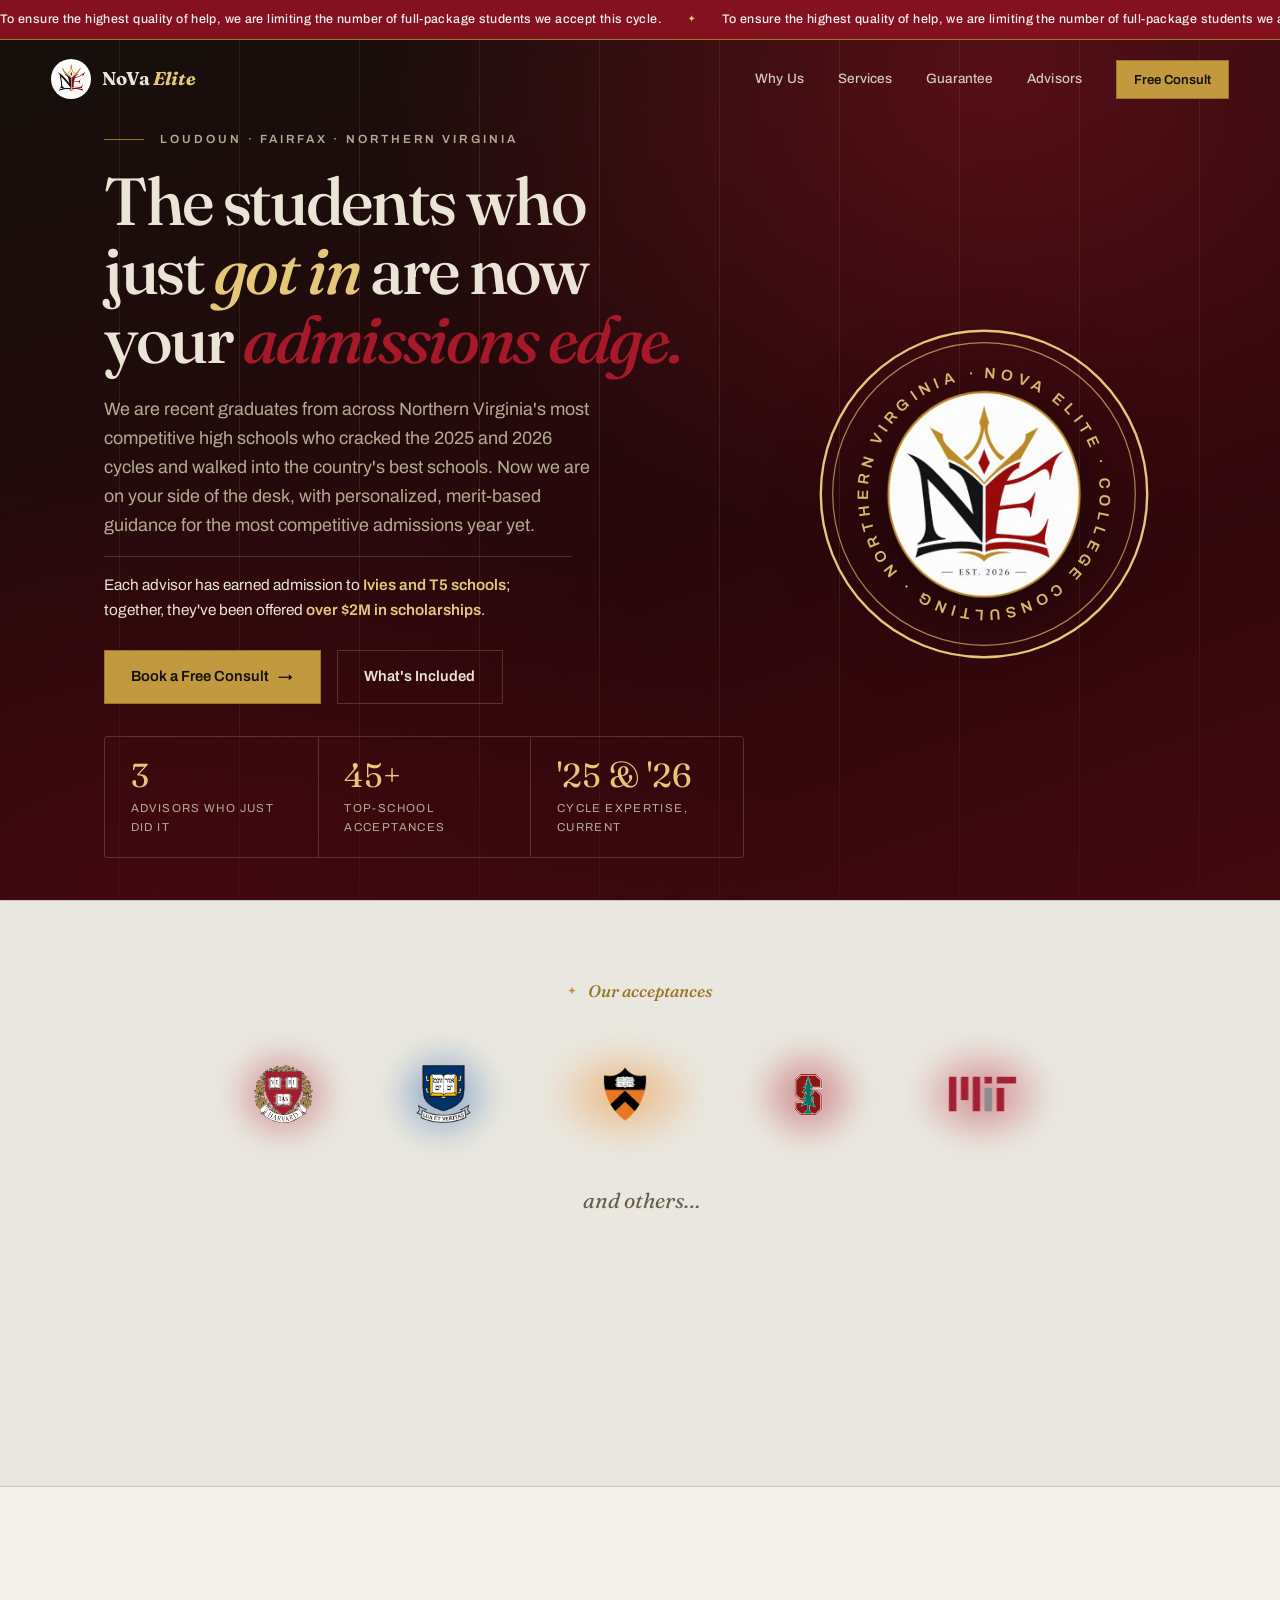
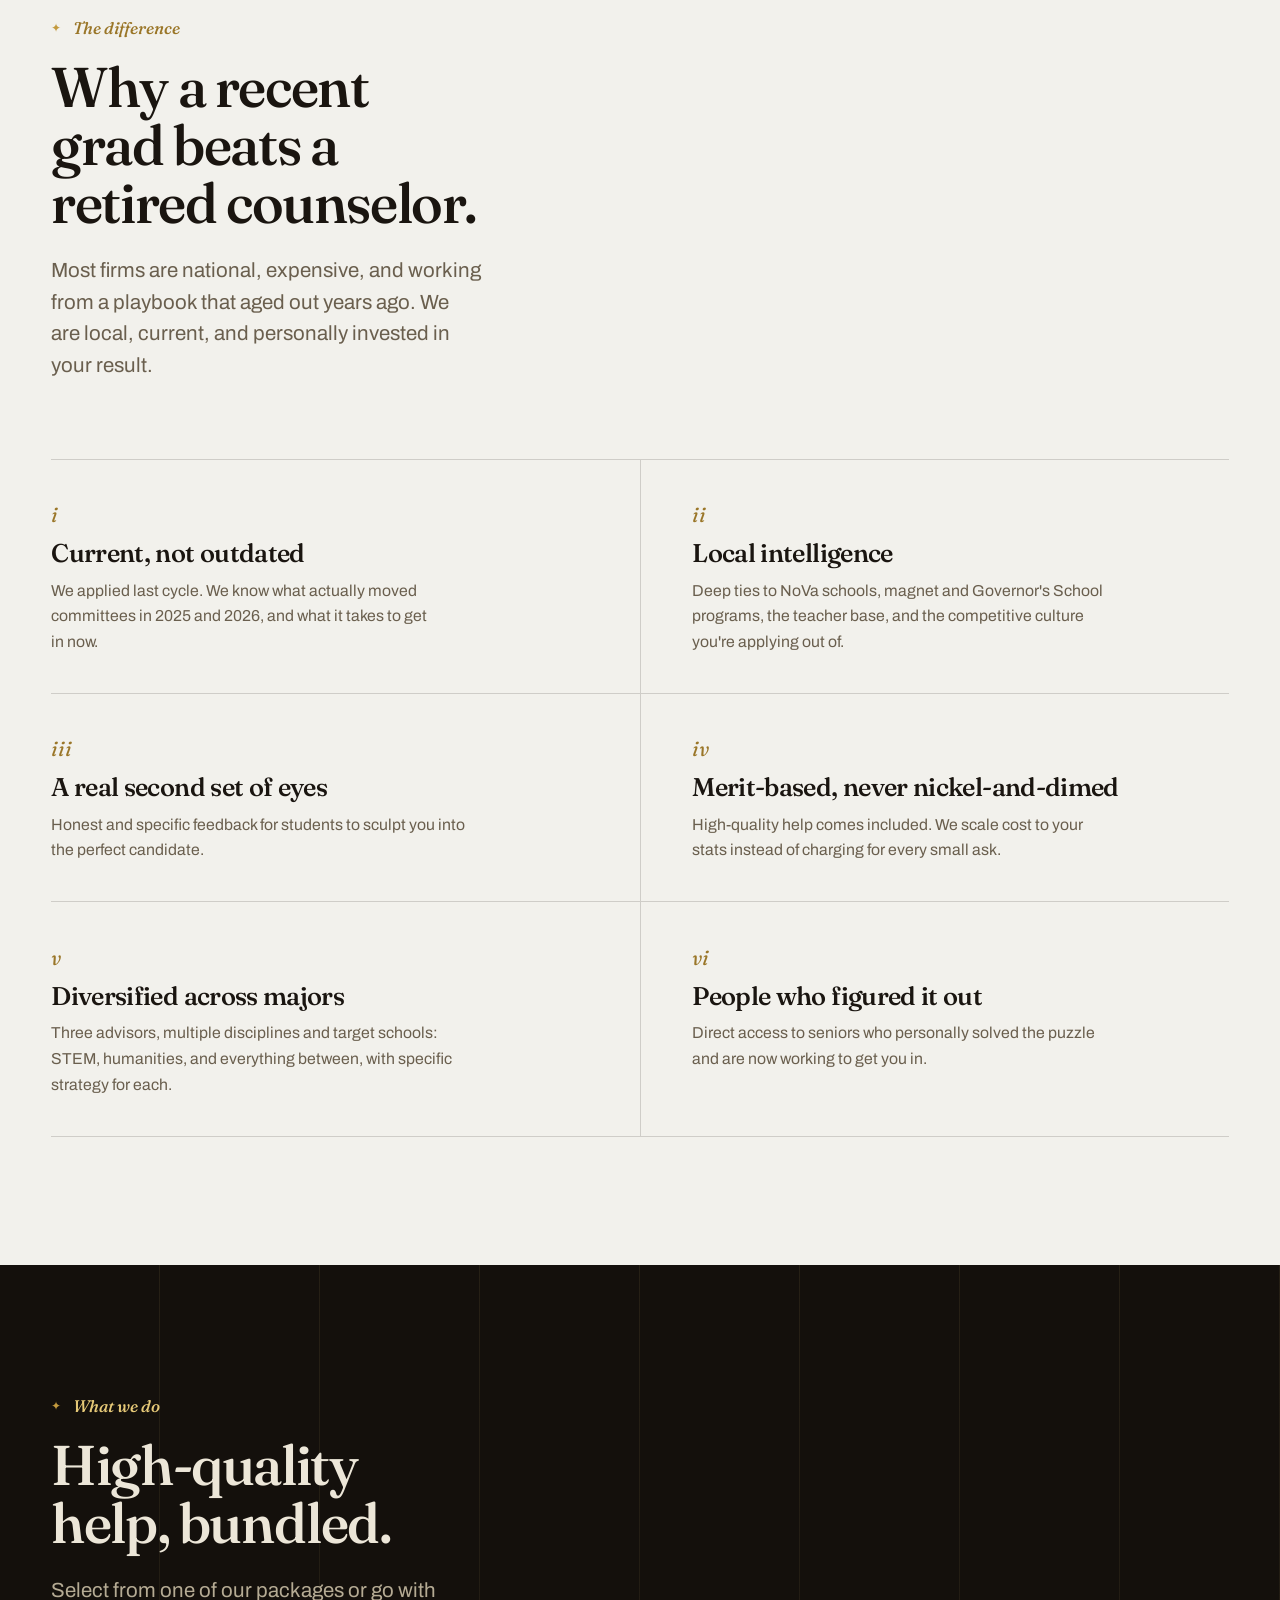
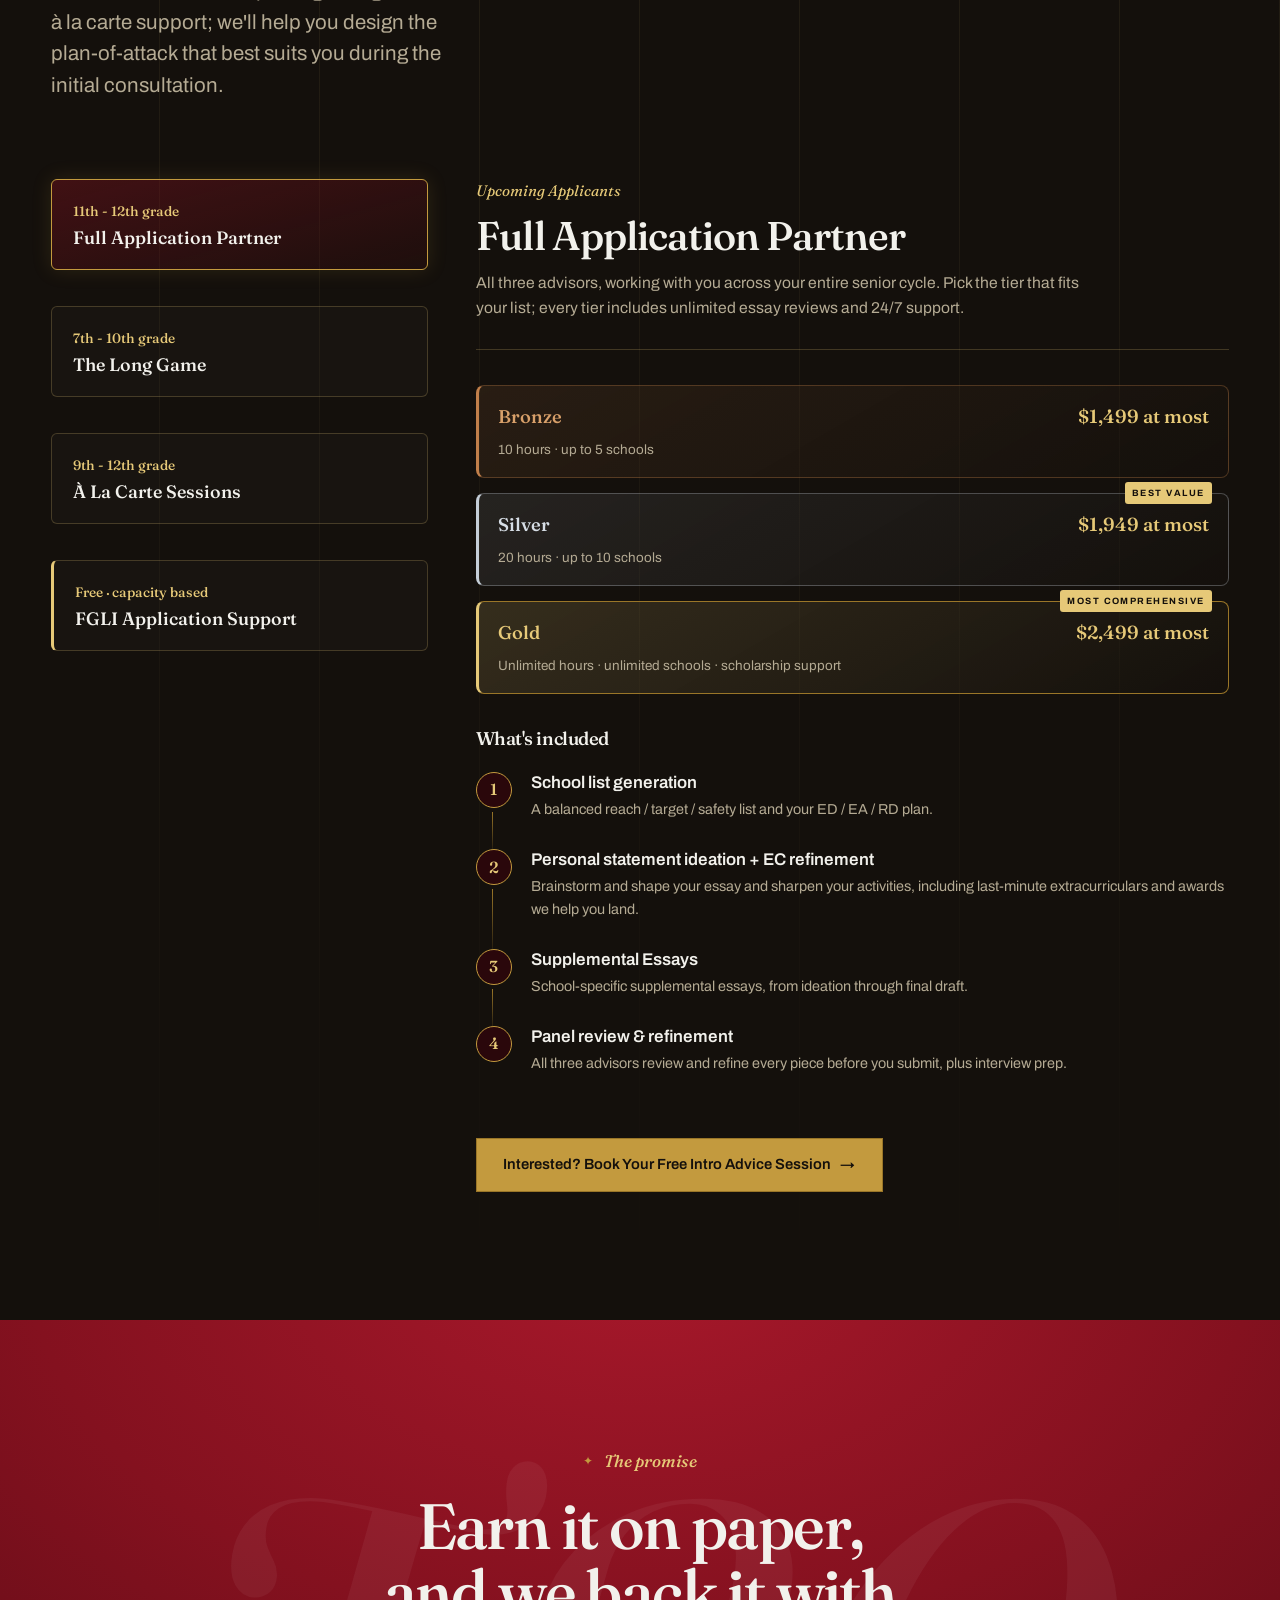
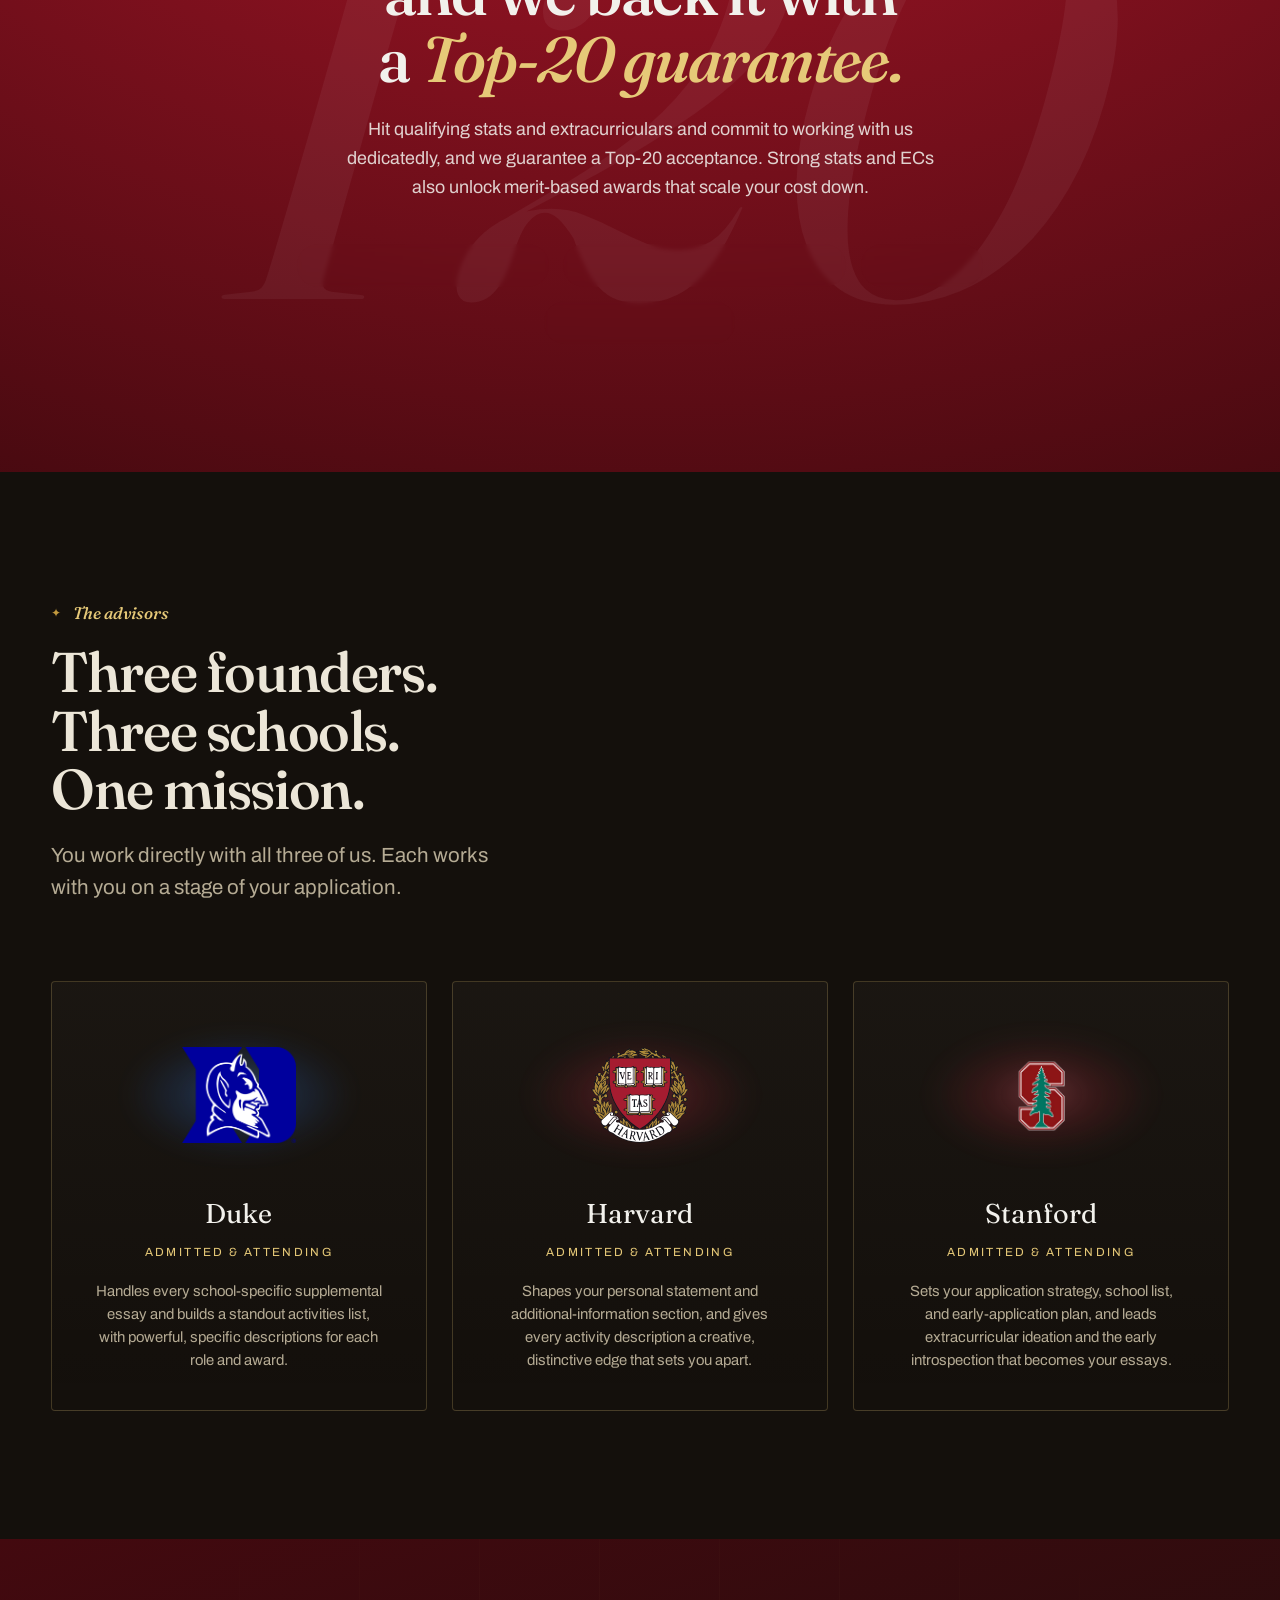
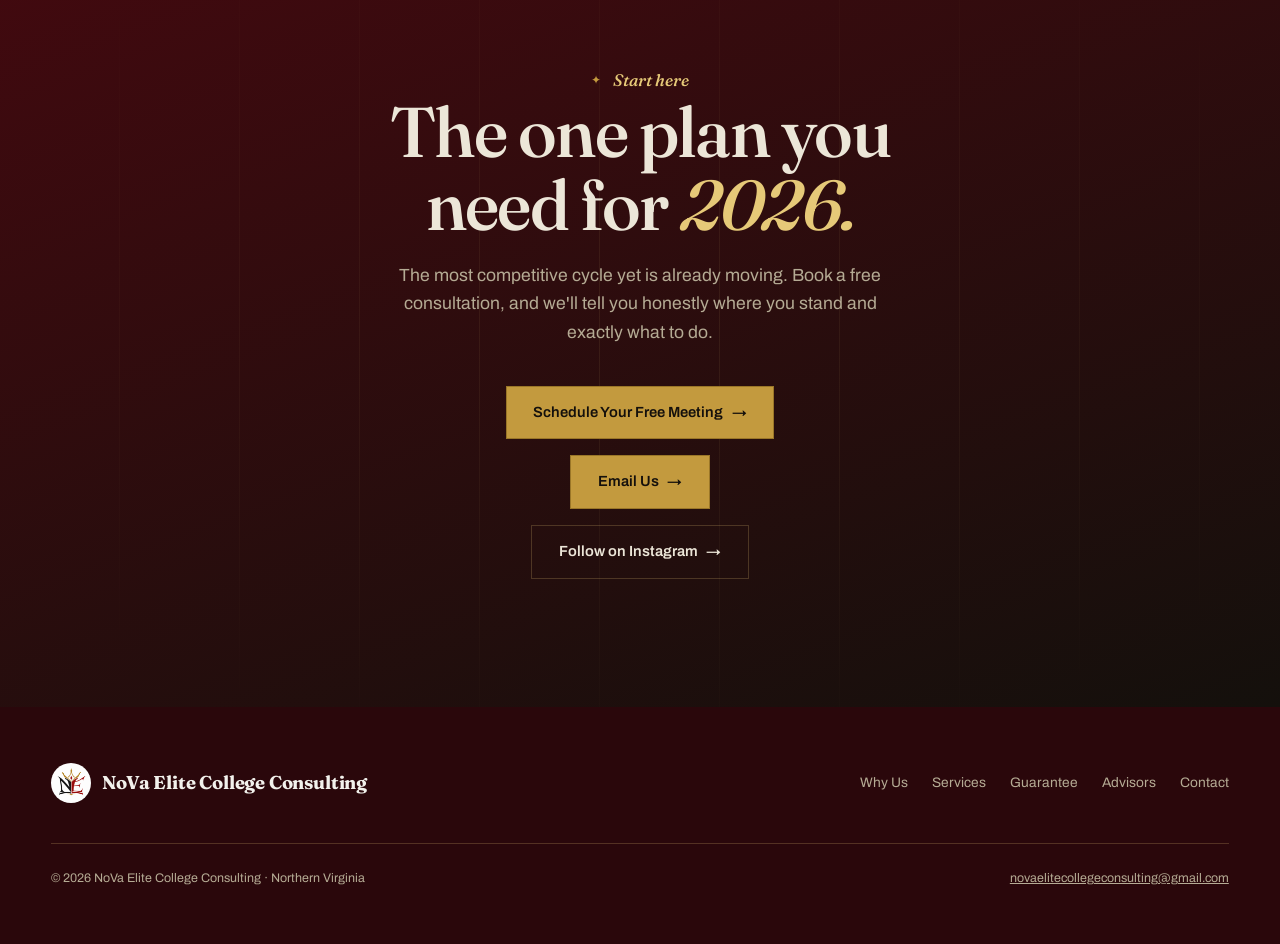
<file: index.html>
<!DOCTYPE html>
<html lang="en">
<head>
<meta charset="UTF-8" />
<meta name="viewport" content="width=device-width, initial-scale=1.0" />
<title>NoVa Elite College Consulting | Northern Virginia's Top-20 Admissions Advisors</title>
<meta name="description" content="College admissions consulting from Northern Virginia students who just earned acceptances to Harvard, Stanford, Duke and more. Personalized, merit-based guidance for the 2025 and 2026 cycles." />
<script>document.documentElement.classList.add('js');</script>
<link rel="preconnect" href="https://fonts.googleapis.com" />
<link rel="preconnect" href="https://fonts.gstatic.com" crossorigin />
<link href="https://fonts.googleapis.com/css2?family=Fraunces:ital,opsz,wght@0,9..144,400;0,9..144,500;0,9..144,600;1,9..144,500;1,9..144,600&family=Archivo:wght@400;500;600;700&display=swap" rel="stylesheet" />
<link rel="stylesheet" href="styles.css?v=32" />
<link rel="icon" type="image/png" href="src/nova_elite_logo_noname_circled.png">
</head>
<body>

<!-- ================= ANNOUNCEMENT BANNER ================= -->
<div class="announce">
  <p class="sr-only">To ensure the highest quality of help, we are limiting the number of full-package students we accept this cycle.</p>
  <div class="announce-track" aria-hidden="true">
    <span class="a-item">To ensure the highest quality of help, we are limiting the number of full-package students we accept this cycle.<span class="a-sep">&#10022;</span></span>
    <span class="a-item">To ensure the highest quality of help, we are limiting the number of full-package students we accept this cycle.<span class="a-sep">&#10022;</span></span>
    <span class="a-item">To ensure the highest quality of help, we are limiting the number of full-package students we accept this cycle.<span class="a-sep">&#10022;</span></span>
    <span class="a-item">To ensure the highest quality of help, we are limiting the number of full-package students we accept this cycle.<span class="a-sep">&#10022;</span></span>
    <span class="a-item">To ensure the highest quality of help, we are limiting the number of full-package students we accept this cycle.<span class="a-sep">&#10022;</span></span>
    <span class="a-item">To ensure the highest quality of help, we are limiting the number of full-package students we accept this cycle.<span class="a-sep">&#10022;</span></span>
    <span class="a-item">To ensure the highest quality of help, we are limiting the number of full-package students we accept this cycle.<span class="a-sep">&#10022;</span></span>
    <span class="a-item">To ensure the highest quality of help, we are limiting the number of full-package students we accept this cycle.<span class="a-sep">&#10022;</span></span>
  </div>
</div>

<!-- ================= NAV ================= -->
<nav class="nav" id="nav">
  <a href="#top" class="brand"><img src="src/nova_elite_logo_notext.png" style="max-height: 40px; border-radius: 50%"><b>NoVa&nbsp;<i>Elite</i></b></a>
  <div class="nav-links" id="navLinks">
    <span class="menu-label">Navigate</span>
    <a href="#edge">Why Us</a>
    <a href="#services">Services</a>
    <a href="#guarantee">Guarantee</a>
    <a href="#team">Advisors</a>
    <a href="https://calendly.com/novaelitecollegeconsulting/30min" class="btn btn-gold nav-cta" data-calendly-open="https://calendly.com/novaelitecollegeconsulting/30min">Free Consult</a>
    <a class="menu-contact" href="mailto:novaelitecollegeconsulting@gmail.com">novaelitecollegeconsulting@gmail.com</a>
  </div>
  <button class="nav-toggle" id="navToggle" aria-label="Open menu"><span></span><span></span><span></span></button>
</nav>

<!-- ================= HERO ================= -->
<header class="hero on-dark" id="top">
  <div class="wrap">
    <div class="hero-inner">
      <div>
        <div class="hero-meta reveal"><span class="bar"></span>Loudoun &middot; Fairfax &middot; Northern Virginia</div>
        <h1 class="reveal" data-d="1">The students who<br />just <em>got in</em> are now<br />your <span class="cr">admissions edge.</span></h1>
        <p class="hero-sub reveal" data-d="2">We are recent graduates from across Northern Virginia's most competitive high schools who cracked the 2025 and 2026 cycles and walked into the country's best schools. Now we are on your side of the desk, with personalized, merit-based guidance for the most competitive admissions year yet.</p>
        <p class="hero-cred reveal" data-d="2">Each advisor has earned admission to <strong>Ivies and T5 schools</strong>; together, they've been offered <strong>over $2M in scholarships</strong>.</p>
        <div class="hero-actions reveal" data-d="3">
          <a href="https://calendly.com/novaelitecollegeconsulting/30min" class="btn btn-gold" data-calendly-open="https://calendly.com/novaelitecollegeconsulting/30min">Book a Free Consult <span class="arrow">&rarr;</span></a>
          <a href="#services" class="btn btn-line-dark">What's Included</a>
        </div>
        <div class="hero-foot reveal" data-d="4">
          <div class="stat"><div class="n">3</div><div class="l">Advisors who just did it</div></div>
          <div class="stat"><div class="n">45+</div><div class="l">Top-school acceptances</div></div>
          <div class="stat"><div class="n">'25 &amp; '26</div><div class="l">Cycle expertise, current</div></div>
        </div>
      </div>
      <div class="reveal" data-d="2">
        <svg class="seal" viewBox="0 0 200 200" role="img" aria-label="NoVa Elite College Consulting crest, established 2026">
          <defs><path id="sealring" d="M100,32 a68,68 0 1,1 -0.01,0" /></defs>
          <circle cx="100" cy="100" r="96" fill="none" stroke="currentColor" stroke-width="1.4" />
          <circle cx="100" cy="100" r="89" fill="none" stroke="currentColor" stroke-width="0.7" opacity="0.65" />
          <text font-family="Archivo, sans-serif" font-size="9" font-weight="600" letter-spacing="3" fill="currentColor" opacity="0.92">
            <textPath href="#sealring" startOffset="0">NOVA ELITE &#183; COLLEGE CONSULTING &#183; NORTHERN VIRGINIA &#183; </textPath>
          </text>
          <circle cx="100" cy="100" r="53" fill="none" stroke="currentColor" stroke-width="0.7" opacity="0.55" />
          <g class="fixed">
            <image href="src/nova_elite_logo_notext_blackEST-removebg-preview.png" x="15" y="35" width="170" height="130" />
          </g>
        </svg>
      </div>
    </div>
  </div>
</header>

<!-- ================= ACCEPTANCE BAND ================= -->
<section class="accept" aria-label="Where our team was accepted">
  <div class="cap">
    <span class="kicker">Our acceptances</span>
  </div>
  <div class="logo-wall reveal">
    <div class="tile" style="--aura:#b4233a"><img src="src/Harvard_University_coat_of_arms.svg" alt="Harvard" loading="lazy" /></div>
    <div class="tile" style="--aura:#1f5fae"><img src="src/1280px-Yale_University_Shield_1.svg.png" alt="Yale" loading="lazy" /></div>
    <div class="tile" style="--aura:#ef8b2a"><img src="src/University-of-Princeton-Emblem.png" alt="Princeton" loading="lazy" /></div>
    <div class="tile" style="--aura:#b32638"><img src="src/block-s-right.avif" alt="Stanford" loading="lazy" /></div>
    <div class="tile" style="--aura:#c0334a"><img src="src/Massachusetts_Institute_of_Technology-Logo.wine.png" alt="MIT" loading="lazy" /></div>
    <span class="more">and others&hellip;</span>
  </div>
  <div class="marquee">
    <div class="m-track">
      <span class="m-item">Rice</span><span class="m-item">UPenn</span><span class="m-item">Brown</span><span class="m-item">Duke</span><span class="m-item">Johns Hopkins</span><span class="m-item">Vanderbilt</span><span class="m-item">Georgia Tech</span>
      <span class="m-item">Rice</span><span class="m-item">UPenn</span><span class="m-item">Brown</span><span class="m-item">Duke</span><span class="m-item">Johns Hopkins</span><span class="m-item">Vanderbilt</span><span class="m-item">Georgia Tech</span>
    </div>
  </div>
  <div class="marquee">
    <div class="m-track rev">
      <span class="m-item">UVA</span><span class="m-item">Michigan</span><span class="m-item">UC Berkeley</span><span class="m-item">UCLA</span><span class="m-item">Dartmouth</span><span class="m-item">Georgetown</span><span class="m-item">Wash U</span><span class="m-item">UNC</span>
      <span class="m-item">UVA</span><span class="m-item">Michigan</span><span class="m-item">UC Berkeley</span><span class="m-item">UCLA</span><span class="m-item">Dartmouth</span><span class="m-item">Georgetown</span><span class="m-item">Wash U</span><span class="m-item">UNC</span>
    </div>
  </div>
</section>

<!-- ================= DIFFERENTIATORS ================= -->
<section id="edge">
  <div class="wrap">
    <div class="section-head reveal">
      <span class="kicker">The difference</span>
      <h2 class="h-section">Why a recent grad beats a retired counselor.</h2>
      <p class="lead">Most firms are national, expensive, and working from a playbook that aged out years ago. We are local, current, and personally invested in your result.</p>
    </div>
    <div class="edge-list">
      <div class="edge-item reveal"><div class="glyph">i</div><h3>Current, not outdated</h3><p>We applied last cycle. We know what actually moved committees in 2025 and 2026, and what it takes to get in now.</p></div>
      <div class="edge-item reveal" data-d="1"><div class="glyph">ii</div><h3>Local intelligence</h3><p>Deep ties to NoVa schools, magnet and Governor's School programs, the teacher base, and the competitive culture you're applying out of.</p></div>
      <div class="edge-item reveal"><div class="glyph">iii</div><h3>A real second set of eyes</h3><p>Honest and specific feedback for students to sculpt you into the perfect candidate.</p></div>
      <div class="edge-item reveal" data-d="1"><div class="glyph">iv</div><h3>Merit-based, never nickel-and-dimed</h3><p>High-quality help comes included. We scale cost to your stats instead of charging for every small ask.</p></div>
      <div class="edge-item reveal"><div class="glyph">v</div><h3>Diversified across majors</h3><p>Three advisors, multiple disciplines and target schools: STEM, humanities, and everything between, with specific strategy for each.</p></div>
      <div class="edge-item reveal" data-d="1"><div class="glyph">vi</div><h3>People who figured it out</h3><p>Direct access to seniors who personally solved the puzzle and are now working to get you in.</p></div>
    </div>
  </div>
</section>

<!-- ================= SERVICES ================= -->
<section class="services on-dark" id="services">
  <div class="wrap">
    <div class="section-head reveal">
      <span class="kicker">What we do</span>
      <h2 class="h-section">High-quality help, bundled.</h2>
      <p class="lead">Select from one of our packages or go with à la carte support; we'll help you design the plan-of-attack that best suits you during the initial consultation.</p>
    </div>
    <div class="offerings-container">
      <!-- LEFT MENU -->
      <div class="offerings-menu">
        <div class="menu-group reveal">
          <div class="menu-label">Seniors</div>
          <button class="menu-item active" data-offering="full-app" data-d="0">
            <div class="menu-item-price">11th - 12th grade</div>
            <div class="menu-item-title">Full Application Partner</div>
          </button>
        </div>

        <div class="menu-group reveal" data-d="1">
          <div class="menu-label">Underclassmen</div>
          <button class="menu-item" data-offering="long-game" data-d="0">
                        <div class="menu-item-price">7th - 10th grade</div>
            <div class="menu-item-title">The Long Game</div>
          </button>
        </div>

        <div class="menu-group reveal" data-d="2">
          <div class="menu-label">À la carte</div>
          <button class="menu-item" data-offering="targeted" data-d="0">
                        <div class="menu-item-price">9th - 12th grade</div>
            <div class="menu-item-title">À La Carte Sessions</div>
          </button>
        </div>

        <div class="menu-group reveal" data-d="3">
          <div class="menu-label">Community support</div>
          <button class="menu-item menu-item-fgli" data-offering="fgli" data-d="0">
            <div class="menu-item-price">Free &middot; capacity based</div>
            <div class="menu-item-title">FGLI Application Support</div>
          </button>
        </div>
      </div>

      <!-- RIGHT CONTENT AREA -->
      <div class="offerings-content">
        
        <!-- Full Application Partner -->
        <div class="offering-card active" data-offering="full-app">
          <div class="card-header">
            <span class="tag">Upcoming Applicants</span>
            <h2>Full Application Partner</h2>
            <p class="desc">All three advisors, working with you across your entire senior cycle. Pick the tier that fits your list; every tier includes unlimited essay reviews and 24/7 support.</p>
          </div>

          <div class="tiers">
            <div class="tier tier-bronze">
              <div class="tier-top"><span class="tier-name">Bronze</span><span class="tier-price">$1,499 <span class="price-prefix">at most</span></span></div>
              <div class="tier-specs">10 hours &middot; up to 5 schools</div>
            </div>
            <div class="tier tier-silver">
                            <span class="tier-flag">Best Value</span>
              <div class="tier-top"><span class="tier-name">Silver</span><span class="tier-price">$1,949 <span class="price-prefix">at most</span></span></div>
              <div class="tier-specs">20 hours &middot; up to 10 schools</div>
            </div>
            <div class="tier tier-gold tier-best">
              <span class="tier-flag">Most Comprehensive</span>
              <div class="tier-top"><span class="tier-name">Gold</span><span class="tier-price">$2,499 <span class="price-prefix">at most</span></span></div>
              <div class="tier-specs">Unlimited hours &middot; unlimited schools &middot; scholarship support</div>
            </div>
          </div>

          <div class="card-section">
            <h3 class="section-title">What's included</h3>
            <ol class="path">
              <li>
                <span class="step-n">1</span>
                <div><b>School list generation</b><p>A balanced reach / target / safety list and your ED / EA / RD plan.</p></div>
              </li>
              <li>
                <span class="step-n">2</span>
                <div><b>Personal statement ideation + EC refinement</b><p>Brainstorm and shape your essay and sharpen your activities, including last-minute extracurriculars and awards we help you land.</p></div>
              </li>
              <li>
                <span class="step-n">3</span>
                <div><b>Supplemental Essays</b><p>School-specific supplemental essays, from ideation through final draft.</p></div>
              </li>
              <li>
                <span class="step-n">4</span>
                <div><b>Panel review &amp; refinement</b><p>All three advisors review and refine every piece before you submit, plus interview prep.</p></div>
              </li>
            </ol>
            <a href="https://calendly.com/novaelitecollegeconsulting/30min" class="btn btn-gold" data-calendly-open="https://calendly.com/novaelitecollegeconsulting/30min" style="margin-top:4rem; display:inline-flex;">Interested? Book Your Free Intro Advice Session <span class="arrow">&rarr;</span></a>
          </div>
        </div>

        <!-- The Long Game -->
        <div class="offering-card" data-offering="long-game">
          <div class="card-header">
            <span class="tag">Underclassmen</span>
            <h2>The Long Game</h2>
            <div class="price">$949 <span class="price-prefix">At Most</span></div>
            <div class="sessions-note"><b>(12 sessions)</b></div>
            <p class="desc">Start crafting an elite profile early, with dedicated strategy and story-driven planning. Everything included.</p>
          </div>

          <div class="card-section">
            <h3 class="section-title">What's included</h3>
            <div class="offerings-list">
              <div class="offering-item">
                <span class="offering-bullet">·</span>
                <div>
                  <div class="offering-name">Class schedule &amp; course selection help</div>
                </div>
              </div>
              <div class="offering-item">
                <span class="offering-bullet">·</span>
                <div>
                  <div class="offering-name">SAT / ACT tutoring</div>
                </div>
              </div>
              <div class="offering-item">
                <span class="offering-bullet">·</span>
                <div>
                  <div class="offering-name">Summer &amp; Governor's School program help</div>
                </div>
              </div>
              <div class="offering-item">
                <span class="offering-bullet">·</span>
                <div>
                  <div class="offering-name">Extracurricular strategization</div>
                </div>
              </div>
              <div class="offering-item">
                <span class="offering-bullet">·</span>
                <div>
                  <div class="offering-name">Long-term roadmap to a Top-20 profile</div>
                </div>
              </div>
            </div>
            <a href="https://calendly.com/novaelitecollegeconsulting/30min" class="btn btn-gold" data-calendly-open="https://calendly.com/novaelitecollegeconsulting/30min" style="margin-top:4rem; display:inline-flex;">Interested? Book Your Free Intro Advice Session <span class="arrow">&rarr;</span></a>
          </div>
        </div>

        <!-- Targeted Support -->
        <div class="offering-card" data-offering="targeted">
          <div class="card-header">
            <h2>À la carte</h2>
            <div class="price">$250<span>/hr</span></div>
            <p class="desc">Looking for a specific type of help? Or maybe just an hour to talk about your application? Pick exactly what you need and work through it live with one of our premium advisors, one session at a time.</p>
          </div>

          <div class="card-section">
            <h3 class="section-title">Available services</h3>
            <div class="offerings-list">
              <div class="offering-item">
                <span class="offering-bullet">·</span>
                <div>
                  <div class="offering-name">Live essay reviews and edits</div>
                  <div class="offering-detail">(or $0.80/word)</div>
                </div>
              </div>
              <div class="offering-item">
                <span class="offering-bullet">·</span>
                <div>
                  <div class="offering-name">Asynchronous essay reviews and edits</div>
                  <div class="offering-detail">(or $0.40/word)</div>
                </div>
              </div>
              <div class="offering-item">
                <span class="offering-bullet">·</span>
                <div>
                  <div class="offering-name">Live SAT / ACT tutoring</div>
                </div>
              </div>
              <div class="offering-item">
                <span class="offering-bullet">·</span>
                <div>
                  <div class="offering-name">Summer &amp; Gov-school application help</div>
                </div>
              </div>
              <div class="offering-item">
                <span class="offering-bullet">·</span>
                <div>
                  <div class="offering-name">Live application Q&amp;A sessions</div>
                </div>
              </div>
              <div class="offering-item">
                <span class="offering-bullet">·</span>
                <div>
                  <div class="offering-name">Live school-list &amp; decision-plan consults</div>
                </div>
              </div>
            </div>
            <a href="https://calendly.com/novaelitecollegeconsulting/30min" class="btn btn-gold" data-calendly-open="https://calendly.com/novaelitecollegeconsulting/30min" style="margin-top:4rem; display:inline-flex;">Interested? Book Your Free Intro Advice Session <span class="arrow">&rarr;</span></a>
          </div>
        </div>

        <!-- Free FGLI Application Support -->
        <div class="offering-card offering-card-fgli" data-offering="fgli">
          <div class="card-header">
            <span class="tag">For first-generation, limited-income students</span>
            <h2>Free FGLI Application Support</h2>
            <div class="price">$0 <span>for eligible students</span></div>
            <p class="desc">Cost should not keep a student from getting informed, honest application guidance. Eligible FGLI students can request help across the same core areas covered by our comprehensive application support.</p>
          </div>

          <div class="card-section">
            <h3 class="section-title">Support may include</h3>
            <div class="offerings-list">
              <div class="offering-item"><span class="offering-bullet">&middot;</span><div><div class="offering-name">Application strategy and general questions</div></div></div>
              <div class="offering-item"><span class="offering-bullet">&middot;</span><div><div class="offering-name">School-list and decision-plan feedback</div></div></div>
              <div class="offering-item"><span class="offering-bullet">&middot;</span><div><div class="offering-name">Essay brainstorming, reviews, and edits</div></div></div>
              <div class="offering-item"><span class="offering-bullet">&middot;</span><div><div class="offering-name">Activities-list and extracurricular refinement</div></div></div>
              <div class="offering-item"><span class="offering-bullet">&middot;</span><div><div class="offering-name">Supplemental essays</div></div></div>
              <div class="offering-item"><span class="offering-bullet">&middot;</span><div><div class="offering-name">Interview preparation</div></div></div>
            </div>
            <div class="fgli-availability">
              <strong>Availability matters.</strong>
              <p>This is a capacity-based community offering, not a fixed package. We do not guarantee a set number of meetings, edits, hours, schools, response time, or total amount of support. Requests are handled case by case as advisor availability allows.</p>
            </div>
            <a href="https://calendly.com/novaelitecollegeconsulting/30min" class="btn btn-gold" data-calendly-open="https://calendly.com/novaelitecollegeconsulting/30min" style="margin-top:2rem; display:inline-flex;">Book Your Free Intro Advice Session <span class="arrow">&rarr;</span></a>
          </div>
        </div>

      </div>
    </div>
  </div>
</section>

<!-- ================= GUARANTEE ================= -->
<section class="guarantee on-dark" id="guarantee">
  <div class="wrap reveal">
    <span class="kicker">The promise</span>
    <h2>Earn it on paper, and we back it with a <em>Top-20 guarantee.</em></h2>
    <p>Hit qualifying stats and extracurriculars and commit to working with us dedicatedly, and we guarantee a Top-20 acceptance. Strong stats and ECs also unlock merit-based awards that scale your cost down.</p>
    <div class="merit">
      <div class="chip">Merit awards for <b>strong stats + ECs</b></div>
      <div class="chip"><b>T20 guarantee</b> on qualifying stats + ECs</div>
      <div class="chip">Referral credit</div>
      <div class="chip">Free intro consult, always</div>
    </div>
  </div>
</section>

<!-- ================= TEAM (school shields, no names) ================= -->
<section class="team on-dark" id="team">
  <div class="wrap">
    <div class="section-head reveal">
      <span class="kicker">The advisors</span>
      <h2 class="h-section">Three founders. Three schools. One mission.</h2>
      <p class="lead">You work directly with all three of us. Each works with you on a stage of your application.</p>
    </div>
    <div class="team-grid">

      <div class="advisor reveal">
        <div class="plate plate-wide" style="--aura:#2b6fd6"><img src="src/Duke_Blue_Devils_logo.svg.png" alt="Duke" loading="lazy" /></div>
        <div class="school">Duke</div>
        <div class="yr">Admitted &amp; attending</div>
        <p class="bio">Handles every school-specific supplemental essay and builds a standout activities list, with powerful, specific descriptions for each role and award.</p>
      </div>

      <div class="advisor reveal" data-d="1">
        <div class="plate plate-wide" style="--aura:#b4233a"><img src="src/Harvard_University_coat_of_arms.svg" alt="Harvard" loading="lazy" /></div>
        <div class="school">Harvard</div>
        <div class="yr">Admitted &amp; attending</div>
        <p class="bio">Shapes your personal statement and additional-information section, and gives every activity description a creative, distinctive edge that sets you apart.</p>
      </div>

      <div class="advisor reveal" data-d="2">
        <div class="plate plate-wide" style="--aura:#b32638"><img src="src/block-s-right.avif" alt="Stanford" loading="lazy" /></div>
        <div class="school">Stanford</div>
        <div class="yr">Admitted &amp; attending</div>
        <p class="bio">Sets your application strategy, school list, and early-application plan, and leads extracurricular ideation and the early introspection that becomes your essays.</p>
      </div>

    </div>
  </div>
</section>

<!-- ================= CTA ================= -->
<section class="cta on-dark" id="contact">
  <div class="wrap reveal">
    <span class="kicker" style="justify-content:center;">Start here</span>
    <h2>The one plan you need for <em>2026.</em></h2>
    <p>The most competitive cycle yet is already moving. Book a free consultation, and we'll tell you honestly where you stand and exactly what to do.</p>
    <div class="cta-actions">
      <a href="https://calendly.com/novaelitecollegeconsulting/30min" class="btn btn-gold" data-calendly-open="https://calendly.com/novaelitecollegeconsulting/30min">Schedule Your Free Meeting <span class="arrow">&rarr;</span></a>
      <a href="mailto:novaelitecollegeconsulting@gmail.com?subject=Name%20and%20Question&body=Hi%20NoVa%20Elite%2C%0A%0AName%3A%0AQuestion%3A%0A%0AThanks!" class="btn btn-gold">Email Us <span class="arrow">&rarr;</span></a>
      <a href="https://instagram.com/novaelitecollegeconsulting" target="_blank" rel="noopener" class="btn btn-line-dark">Follow on Instagram <span class="arrow">&rarr;</span></a>
    </div>
  </div>
</section>

<!-- ================= FOOTER ================= -->
<footer>
  <div class="wrap">
    <a href="#top" class="brand"><img src="src/nova_elite_logo_notext.png" style="max-height: 40px; border-radius: 50%"><b>NoVa Elite College Consulting</b></a>
    <nav class="fnav">
      <a href="#edge">Why Us</a>
      <a href="#services">Services</a>
      <a href="#guarantee">Guarantee</a>
      <a href="#team">Advisors</a>
      <a href="mailto:novaelitecollegeconsulting@gmail.com">Contact</a>
    </nav>
    <div class="legal">
      <span>&copy; 2026 NoVa Elite College Consulting &middot; Northern Virginia</span>
      <a href="mailto:novaelitecollegeconsulting@gmail.com" style="text-decoration: underline;">novaelitecollegeconsulting@gmail.com</a>
    </div>
  </div>
</footer>

<script src="script.js?v=32"></script>
</body>
</html>
</file>
<file: styles.css>
/* =================================================================
   NoVa Elite College Consulting
   Regal editorial — engraved certificate / heraldic prestige.
   Dominant ink & ivory · royal crimson · engraved gold.
   ================================================================= */

:root {
  --ivory: #f2f1ec;
  --ivory-2: #e9e7df;
  --ink: #14100c;
  --ink-2: #1f1913;
  --oxblood: #43090f;
  --oxblood-2: #2a070b;
  --crimson: #84111f;
  --crimson-bright: #a8182b;
  --gold: #c39a3e;
  --gold-deep: #9a7628;
  --gold-light: #e6c978;

  --on-dark: #ece6d8;
  --on-dark-mute: #b5ab94;
  --on-light: #1a1510;
  --on-light-mute: #6a5f4e;

  --line-dark: rgba(230, 201, 120, 0.22);
  --line-light: rgba(26, 21, 16, 0.16);

  --serif: "Fraunces", "Hoefler Text", Georgia, serif;
  --sans: "Archivo", -apple-system, system-ui, sans-serif;

  --maxw: 1280px;
  --gutter: clamp(1.25rem, 4vw, 4.5rem);
  --e-out: cubic-bezier(0.16, 1, 0.3, 1);

  --z-sticky: 100;
  --z-banner: 150;
  --z-menu: 200;
  --banner-h: 2.5rem;
}

* { margin: 0; padding: 0; box-sizing: border-box; }
html { -webkit-font-smoothing: antialiased; text-rendering: optimizeLegibility; overflow-x: hidden; background: var(--ink); }
html.smooth { scroll-behavior: smooth; }

body {
  font-family: var(--sans);
  background: var(--ink);
  color: var(--on-light);
  line-height: 1.62;
  overflow-x: hidden;
  font-size: clamp(15px, 1.04vw, 17px);
}

/* engraved paper grain */
body::after {
  content: "";
  position: fixed; inset: 0; z-index: 1000; pointer-events: none;
  opacity: 0.04; mix-blend-mode: multiply;
  background-image: url("data:image/svg+xml,%3Csvg xmlns='http://www.w3.org/2000/svg' width='200' height='200'%3E%3Cfilter id='n'%3E%3CfeTurbulence type='fractalNoise' baseFrequency='0.8' numOctaves='2' stitchTiles='stitch'/%3E%3C/filter%3E%3Crect width='100%25' height='100%25' filter='url(%23n)'/%3E%3C/svg%3E");
}

::selection { background: var(--crimson); color: var(--ivory); }
a { color: inherit; text-decoration: none; }
svg { display: block; }

h1, h2, h3 { font-family: var(--serif); font-weight: 540; line-height: 1.04; letter-spacing: -0.025em; text-wrap: balance; }
p { text-wrap: pretty; }

.wrap { max-width: var(--maxw); margin: 0 auto; padding-inline: var(--gutter); }
section { position: relative; padding-block: clamp(5rem, 10vw, 9rem); }
#edge { background: var(--ivory); }
[id] { scroll-margin-top: calc(var(--banner-h) + 4.5rem); }

/* A kicker used sparingly — gold italic serif, NOT an uppercase tracked eyebrow */
.kicker {
  font-family: var(--serif); font-style: italic; font-weight: 500;
  font-size: 1.05rem; color: var(--gold-deep);
  display: inline-flex; align-items: center; gap: 0.7em;
}
.kicker::before { content: "✦"; font-style: normal; font-size: 0.7em; color: var(--gold); }
.on-dark .kicker { color: var(--gold-light); }

.lead {
  max-width: 60ch;
  font-size: clamp(1.05rem, 1.6vw, 1.32rem);
  line-height: 1.55;
  color: var(--on-light-mute);
  margin-top: 1.4rem;
}
.on-dark .lead { color: var(--on-dark-mute); }

.h-display { font-size: clamp(2.4rem, 6vw, 4.4rem); }
.h-section { font-size: clamp(2.1rem, 5vw, 3.5rem); margin-top: 1rem; }

.section-head { max-width: 50ch; margin-bottom: clamp(3rem, 6vw, 5rem); }

/* ---------- Buttons ---------- */
.btn {
  display: inline-flex; align-items: center; gap: 0.6em;
  font-family: var(--sans); font-weight: 600; font-size: 0.92rem;
  padding: 0.95em 1.8em; border: 1px solid transparent;
  cursor: pointer; transition: all 0.45s var(--e-out); position: relative;
}
.btn .arrow { transition: transform 0.45s var(--e-out); }
.btn:hover .arrow { transform: translateX(5px); }
.btn-gold { background: var(--gold); color: var(--ink); border-color: var(--gold-deep); }
.btn-gold:hover { background: var(--gold-light); border-color: var(--gold); transform: translateY(-2px); box-shadow: 0 16px 34px -14px rgba(195,154,62,0.7); }
.btn-line-dark { color: var(--on-dark); border-color: var(--line-dark); }
.btn-line-dark:hover { border-color: var(--gold-light); color: var(--gold-light); }
.btn-crimson { background: var(--crimson); color: var(--ivory); }
.btn-crimson:hover { background: var(--oxblood); transform: translateY(-2px); box-shadow: 0 16px 34px -14px rgba(132,17,31,0.6); }
.btn-line-light { color: var(--on-light); border-color: var(--line-light); }
.btn-line-light:hover { background: var(--ink); color: var(--ivory); border-color: var(--ink); }

.sr-only { position: absolute; width: 1px; height: 1px; padding: 0; margin: -1px; overflow: hidden; clip: rect(0 0 0 0); white-space: nowrap; border: 0; }

/* =================================================================
   ANNOUNCEMENT BANNER (sliding)
   ================================================================= */
.announce {
  position: fixed; top: 0; left: 0; right: 0; height: var(--banner-h);
  z-index: var(--z-banner); display: flex; align-items: center; overflow: hidden;
  background: var(--crimson); color: var(--ivory);
  border-bottom: 1px solid var(--gold-deep);
}
.announce-track { display: flex; align-items: center; flex-shrink: 0; white-space: nowrap; animation: announce-scroll 64s linear infinite; will-change: transform; }
@keyframes announce-scroll { from { transform: translateX(0); } to { transform: translateX(-50%); } }
.announce:hover .announce-track { animation-play-state: paused; }
.a-item { display: inline-flex; align-items: center; font-size: 0.78rem; font-weight: 500; letter-spacing: 0.03em; padding-left: 0; }
.a-sep { color: var(--gold-light); font-size: 0.62rem; margin: 0 1.6rem; }

/* =================================================================
   NAV
   ================================================================= */
.nav {
  position: fixed; top: var(--banner-h); left: 0; right: 0; z-index: var(--z-sticky);
  display: flex; align-items: center; justify-content: space-between;
  padding: 1.2rem var(--gutter);
  transition: background 0.5s var(--e-out), box-shadow 0.5s var(--e-out), padding 0.5s var(--e-out), color 0.5s var(--e-out);
  color: var(--on-dark);
}
.nav.scrolled {
  background: rgba(242, 241, 236, 0.88);
  backdrop-filter: blur(14px) saturate(1.2);
  box-shadow: 0 1px 0 var(--line-light);
  padding-block: 0.85rem; color: var(--on-light);
}
.brand { display: flex; align-items: center; gap: 0.7rem; font-family: var(--serif); font-weight: 600; }
.brand .mono {
  width: 34px; height: 34px; display: grid; place-items: center;
  border: 1px solid currentColor; border-radius: 50%;
  font-size: 0.82rem; font-weight: 600; letter-spacing: 0.02em;
  color: var(--gold-light);
}
.nav.scrolled .brand .mono { color: var(--crimson); border-color: var(--gold-deep); }
.brand b { font-size: 1.16rem; letter-spacing: -0.01em; }
.brand i { font-style: italic; color: var(--gold-light); }
.nav.scrolled .brand i { color: var(--crimson); }
.nav-links { display: flex; gap: 2.1rem; align-items: center; }
.nav-links a:not(.btn) { font-size: 0.85rem; font-weight: 500; letter-spacing: 0.01em; position: relative; opacity: 0.86; transition: opacity 0.3s; }
.nav-links a:not(.btn):hover { opacity: 1; }
.nav-links a:not(.btn)::after { content: ""; position: absolute; left: 0; bottom: -5px; height: 1px; width: 0; background: var(--gold); transition: width 0.35s var(--e-out); }
.nav-links a:not(.btn):hover::after { width: 100%; }
.nav-cta { padding: 0.6em 1.3em; font-size: 0.82rem; }
.menu-label, .menu-contact { display: none; }
/* While the mobile menu is open, the nav must NOT create a containing block
   (backdrop-filter would trap the fixed overlay), and the page shouldn't scroll. */
html.menu-open { overflow: hidden; }
html.menu-open .nav { backdrop-filter: none; -webkit-backdrop-filter: none; background: transparent; box-shadow: none; }
.nav-toggle { display: none; background: none; border: 0; cursor: pointer; flex-direction: column; gap: 5px; padding: 6px; }
.nav-toggle span { width: 24px; height: 2px; background: currentColor; transition: 0.3s; }

/* =================================================================
   HERO  (dark, engraved)
   ================================================================= */
.hero {
  position: relative; min-height: 100svh; display: flex; align-items: center;
  padding-top: calc(4.5rem + var(--banner-h)); padding-bottom: 1.5rem; color: var(--on-dark); overflow: hidden;
  background:
    radial-gradient(110% 120% at 78% 8%, rgba(132,17,31,0.55), transparent 45%),
    radial-gradient(90% 90% at 12% 100%, rgba(67,9,15,0.9), transparent 55%),
    linear-gradient(160deg, var(--ink) 0%, var(--oxblood-2) 60%, var(--oxblood) 100%);
}
/* engraved vertical hairlines */
.hero::before {
  content: ""; position: absolute; inset: 0; pointer-events: none; opacity: 0.5;
  background-image: repeating-linear-gradient(90deg, transparent, transparent 119px, var(--line-dark) 119px, var(--line-dark) 120px);
  -webkit-mask-image: radial-gradient(120% 100% at 50% 40%, #000 30%, transparent 78%);
          mask-image: radial-gradient(120% 100% at 50% 40%, #000 30%, transparent 78%);
}
.hero-inner { position: relative; z-index: 2; display: grid; grid-template-columns: 1.5fr 0.9fr; gap: 3rem; align-items: center; width: 100%; }
.hero-meta { display: flex; align-items: center; gap: 1rem; font-size: 0.74rem; letter-spacing: 0.26em; text-transform: uppercase; color: var(--on-dark-mute); font-weight: 600; }
.hero-meta .bar { width: 40px; height: 1px; background: var(--gold-deep); }
.hero h1 { font-size: clamp(2.6rem, 5.2vw, 4.2rem); font-weight: 500; margin-top: 1.1rem; letter-spacing: -0.035em; }
.hero h1 em { font-style: italic; color: var(--gold-light); }
.hero h1 .cr { color: var(--crimson-bright); font-style: italic; }
.hero-sub { max-width: 50ch; font-size: clamp(1.04rem, 1.4vw, 1.2rem); color: var(--on-dark-mute); margin-top: 1.3rem; }
.hero-cred { max-width: 52ch; margin-top: 1rem; padding-top: 1rem; border-top: 1px solid var(--line-dark); font-size: clamp(0.96rem, 1.2vw, 1.08rem); color: var(--on-dark); }
.hero-cred strong { color: var(--gold-light); font-weight: 600; }
.hero-actions { display: flex; gap: 1rem; margin-top: 1.7rem; flex-wrap: wrap; }
.hero-foot { display: grid; grid-template-columns: repeat(3, 1fr); max-width: 640px; margin-top: clamp(1.25rem,2.5vw,2rem); border: 1px solid var(--line-dark); border-radius: 3px; }
.hero-foot .stat { padding: 1.3rem clamp(1.1rem,2vw,1.8rem); border-left: 1px solid var(--line-dark); }
.hero-foot .stat:first-child { border-left: 0; }
.hero-foot .stat .n { font-family: var(--serif); font-size: clamp(1.7rem,2.6vw,2.4rem); color: var(--gold-light); line-height: 1; }
.hero-foot .stat .l { font-size: 0.72rem; letter-spacing: 0.12em; text-transform: uppercase; color: var(--on-dark-mute); margin-top: 0.5rem; }

/* Seal / crest */
.seal { width: min(340px, 30vw); aspect-ratio: 1; margin-inline: auto; color: var(--gold-light); filter: drop-shadow(0 12px 30px rgba(0,0,0,0.45)); animation: seal-rot 60s linear infinite; }
@keyframes seal-rot { to { transform: rotate(360deg); } }
.seal .fixed { animation: seal-rot 60s linear infinite reverse; transform-box: view-box; transform-origin: 100px 100px; }

/* =================================================================
   ACCEPTANCE BAND (light, editorial marquee)
   ================================================================= */
.accept { background: var(--ivory-2); padding-block: clamp(3.5rem,6vw,5.5rem); overflow: hidden; border-block: 1px solid var(--line-light); }
.accept .cap { text-align: center; margin-bottom: 2.4rem; }
.accept .cap .kicker { justify-content: center; }
.accept .cap p { font-size: 0.85rem; color: var(--on-light-mute); margin-top: 0.5rem; letter-spacing: 0.02em; }
.marquee { display: flex; overflow: hidden; -webkit-mask-image: linear-gradient(90deg, transparent, #000 7%, #000 93%, transparent); mask-image: linear-gradient(90deg, transparent, #000 7%, #000 93%, transparent); }
.m-track { --marquee-offset: 0px; display: flex; flex-shrink: 0; align-items: center; animation: scroll-x 46s linear infinite; will-change: transform; touch-action: none; user-select: none; cursor: grab; }
.m-track.rev { animation-direction: reverse; }
.marquee:hover .m-track, .m-track.dragging { animation-play-state: paused; }
.m-track.dragging { cursor: grabbing; }
.m-item { font-family: var(--serif); font-size: clamp(1.6rem, 3vw, 2.7rem); font-style: italic; white-space: nowrap; padding: 0 1.6rem; display: flex; align-items: center; gap: 1.6rem; color: var(--ink); }
.m-item::after { content: "✦"; color: var(--crimson); font-size: 0.5em; font-style: normal; }
.marquee + .marquee { margin-top: 0.5rem; }
@keyframes scroll-x { to { transform: translateX(calc(var(--marquee-offset, 0px) - 50%)); } }

/* =================================================================
   DIFFERENTIATORS (editorial, no numbered cards)
   ================================================================= */
.edge-list { display: grid; grid-template-columns: repeat(2, 1fr); gap: 0; border-top: 1px solid var(--line-light); }
.edge-item { padding: clamp(1.8rem,3vw,2.6rem) clamp(1.8rem,3vw,2.6rem) clamp(1.8rem,3vw,2.6rem) 0; border-bottom: 1px solid var(--line-light); position: relative; }
.edge-item:nth-child(odd) { padding-right: clamp(2rem,4vw,3.5rem); }
.edge-item:nth-child(even) { padding-left: clamp(2rem,4vw,3.5rem); border-left: 1px solid var(--line-light); }
.edge-item .glyph { font-family: var(--serif); font-style: italic; color: var(--gold-deep); font-size: 1.3rem; }
.edge-item h3 { font-size: clamp(1.3rem,2vw,1.6rem); margin: 0.5rem 0 0.7rem; }
.edge-item p { color: var(--on-light-mute); font-size: 0.99rem; max-width: 46ch; }

/* =================================================================
   SERVICES
   ================================================================= */
.services { background: var(--ink); color: var(--on-dark); }
.services::before { content: ""; position: absolute; inset: 0; pointer-events: none; opacity: 0.4; background-image: repeating-linear-gradient(90deg, transparent, transparent 159px, var(--line-dark) 159px, var(--line-dark) 160px); -webkit-mask-image: linear-gradient(#000, transparent); mask-image: linear-gradient(#000, transparent); }
.services .wrap { position: relative; z-index: 2; }
.services-intro {
  max-width: 760px;
  margin: 0 auto 2rem;
  text-align: center;
  font-size: 1rem;
  font-weight: 700;
  line-height: 1.7;
  color: var(--ivory);
}
.pkg-grid { display: grid; grid-template-columns: repeat(auto-fit, minmax(290px,1fr)); gap: 1.4rem; }
.pkg {
  border: 1px solid var(--line-dark); padding: clamp(1.9rem,3vw,2.7rem);
  display: flex; flex-direction: column; background: rgba(236,230,216,0.02);
  transition: transform 0.5s var(--e-out), border-color 0.5s var(--e-out), background 0.5s var(--e-out);
}
.pkg:hover { transform: translateY(-7px); border-color: var(--gold); background: rgba(236,230,216,0.05); }
.pkg.feature { background: linear-gradient(165deg, rgba(132,17,31,0.35), rgba(67,9,15,0.15)); border-color: var(--gold-deep); }
.pkg .tag { font-family: var(--serif); font-style: italic; color: var(--gold-light); font-size: 0.98rem; }
.pkg .ribbon { align-self: flex-start; margin-bottom: 0.8rem; font-size: 0.66rem; letter-spacing: 0.2em; text-transform: uppercase; color: var(--ink); background: var(--gold-light); padding: 0.4em 0.85em; font-weight: 700; }
.pkg h3 { font-size: 1.7rem; margin: 0.55rem 0 0.2rem; color: var(--ivory); }
.pkg .price { font-family: var(--serif); font-size: clamp(1.7rem, 2.2vw, 2.1rem); line-height: 1; color: var(--gold-light); margin: 0.3rem 0 0.7rem; }
.pkg .price span { font-family: var(--sans); font-size: 0.78rem; font-weight: 500; letter-spacing: 0.03em; color: var(--on-dark-mute); margin-left: 0.15em; }
.pkg .price .price-prefix { font-family: var(--serif); font-size: 0.75em; font-style: italic; font-weight: 600; letter-spacing: 0; color: var(--gold-light); margin: 0 0.2em 0 0; }
.pkg .desc { font-size: 0.95rem; color: var(--on-dark-mute); margin-bottom: 1.5rem; }
.pkg .tiers { display: flex; flex-direction: column; gap: 0.7rem; margin-bottom: 1.6rem; }
.pkg .tier { position: relative; padding: 0.85rem 1rem 0.85rem 1.15rem; border: 1px solid var(--line-dark); border-left: 3px solid var(--line-dark); border-radius: 10px; background: rgba(20,16,12,0.35); }
.pkg .tier-bronze { border-color: rgba(193,127,74,0.32); border-left-color: #c17f4a; background: linear-gradient(150deg, rgba(193,127,74,0.10), rgba(20,16,12,0.35)); }
.pkg .tier-bronze .tier-name { color: #d8a06a; }
.pkg .tier-silver { border-color: rgba(197,206,216,0.30); border-left-color: #c5ced8; background: linear-gradient(150deg, rgba(197,206,216,0.09), rgba(20,16,12,0.35)); }
.pkg .tier-silver .tier-name { color: #d7dee6; }
.pkg .tier-gold.tier-best { border-color: var(--gold-deep); border-left-color: var(--gold-light); background: linear-gradient(150deg, rgba(230,201,120,0.14), rgba(20,16,12,0.35)); }
.pkg .tier-gold .tier-name { color: var(--gold-light); }
.pkg .tier-flag { position: absolute; top: -0.6rem; right: 0.9rem; font-size: 0.6rem; letter-spacing: 0.18em; text-transform: uppercase; font-weight: 700; color: var(--ink); background: var(--gold-light); padding: 0.28em 0.7em; border-radius: 3px; }
.pkg .tier-top { display: flex; align-items: baseline; justify-content: space-between; gap: 0.6rem; }
.pkg .tier-name { font-family: var(--serif); font-size: 1.12rem; color: var(--ivory); }
.pkg .tier-price { font-family: var(--serif); font-size: 1.15rem; color: var(--gold-light); white-space: nowrap; }
.pkg .tier-price .price-prefix { font-size: 0.62em; font-style: italic; font-weight: 600; color: var(--on-dark-mute); }
.pkg .tier-specs { font-size: 0.85rem; color: var(--on-dark-mute); margin-top: 0.35rem; }
.pkg ul { list-style: none; flex: 1; }
.pkg li { font-size: 0.92rem; color: var(--on-dark); padding: 0.72em 0; border-top: 1px solid var(--line-dark); display: flex; gap: 0.7em; }
.pkg li:first-child { border-top: 0; }
.pkg li::before { content: "·"; color: var(--gold); font-weight: 700; }

/* Flagship roadmap — ordered, connected path */
.pkg .path { list-style: none; padding: 0; margin: 0; flex: 1; }
.pkg .path li { display: flex; gap: 1rem; padding: 0 0 1.5rem; border-top: 0; position: relative; }
.pkg .path li:last-child { padding-bottom: 0; }
.pkg .path li::before { content: ""; position: absolute; left: 16px; top: 38px; bottom: 0; width: 1px; background: linear-gradient(var(--gold-deep), rgba(154,118,40,0.15)); }
.pkg .path li:last-child::before { display: none; }
.pkg .path .step-n {
  flex-shrink: 0; width: 33px; height: 33px; border-radius: 50%;
  border: 1px solid var(--gold); color: var(--gold-light);
  display: grid; place-items: center; font-family: var(--serif); font-size: 0.98rem;
  background: var(--oxblood-2); position: relative; z-index: 1;
}
.pkg .path b { display: block; color: var(--ivory); font-size: 1.04rem; font-weight: 600; margin-bottom: 0.25rem; line-height: 1.25; }
.pkg .path p { font-size: 0.88rem; color: var(--on-dark-mute); line-height: 1.5; }

/* Interactive offerings layout: left menu + right content */
.offerings-container { display: grid; grid-template-columns: minmax(220px, 1fr) 2fr; gap: clamp(1.5rem, 4vw, 3rem); align-items: start; margin-top: 2.5rem; }

/* LEFT MENU */
.offerings-menu { display: flex; flex-direction: column; gap: 2.2rem; }

.menu-group { display: flex; flex-direction: column; gap: 0.8rem; }
.menu-label {
  font-family: var(--serif);
  font-size: 0.92rem;
  font-weight: 500;
  letter-spacing: 0.05em;
  color: var(--gold-deep);
  margin-bottom: 0.3rem;
  opacity: 0.85;
}
.on-dark .menu-label { color: var(--gold-light); }

.menu-item {
  all: unset;
  display: flex;
  flex-direction: column;
  gap: 0.35rem;
  padding: clamp(0.95rem, 2vw, 1.3rem);
  border: 1px solid var(--line-dark);
  border-radius: 6px;
  background: rgba(236,230,216,0.02);
  cursor: pointer;
  transition: all 0.35s var(--e-out);
  text-align: left;
}

.menu-item:hover {
  border-color: var(--gold);
  background: rgba(236,230,216,0.08);
  transform: translateX(4px);
}

.menu-item.active {
  border-color: var(--gold);
  background: linear-gradient(165deg, rgba(132,17,31,0.4), rgba(67,9,15,0.2));
  box-shadow: 0 0 20px rgba(196,154,62,0.15);
}

.menu-item-title {
  font-family: var(--serif);
  font-size: clamp(0.95rem, 1.4vw, 1.12rem);
  font-weight: 540;
  color: var(--ivory);
  line-height: 1.15;
}

.menu-item-meta {
  font-size: 0.72rem;
  font-weight: 600;
  letter-spacing: 0.16em;
  text-transform: uppercase;
  color: var(--gold-light);
}

.menu-item-price {
  font-family: var(--serif);
  font-size: 0.85rem;
  color: var(--gold-light);
  font-weight: 500;
}

/* RIGHT CONTENT AREA */
.offerings-content {
  display: grid;
  min-height: 500px;
}

.offering-card {
  display: none;
  opacity: 0;
  pointer-events: none;
  transform: translateX(15px);
  transition: all 0.4s var(--e-out);
}

.offering-card.active {
  display: block;
  opacity: 1;
  pointer-events: auto;
  transform: translateX(0);
}

.offering-card.active > * {
  animation: fadeInUp 0.45s var(--e-out) forwards;
}

@keyframes fadeInUp {
  from {
    opacity: 0;
    transform: translateY(12px);
  }
  to {
    opacity: 1;
    transform: translateY(0);
  }
}

.offering-card.active > :nth-child(1) { animation-delay: 0ms; }
.offering-card.active > :nth-child(2) { animation-delay: 60ms; }
.offering-card.active > :nth-child(3) { animation-delay: 120ms; }

.card-header {
  display: flex;
  flex-direction: column;
  gap: 0.7rem;
  margin-bottom: 2.2rem;
  padding-bottom: 1.8rem;
  border-bottom: 1px solid var(--line-dark);
}

.card-header .ribbon {
  align-self: flex-start;
  margin-bottom: 0.3rem;
  font-size: 0.62rem;
  letter-spacing: 0.2em;
  text-transform: uppercase;
  color: var(--ink);
  background: var(--gold-light);
  padding: 0.4em 0.8em;
  font-weight: 700;
  border-radius: 3px;
}

.card-header .tag {
  align-self: flex-start;
  font-family: var(--serif);
  font-style: italic;
  color: var(--gold-light);
  font-size: 0.95rem;
}

.card-header h2 {
  font-family: var(--serif);
  font-size: clamp(1.8rem, 3.5vw, 2.5rem);
  font-weight: 540;
  color: var(--ivory);
  line-height: 1.1;
}

.card-header .price {
  font-family: var(--serif);
  font-size: clamp(1.5rem, 2vw, 1.9rem);
  line-height: 1;
  color: var(--gold-light);
}

.card-header .price span {
  font-family: var(--sans);
  font-size: 0.75rem;
  font-weight: 500;
  letter-spacing: 0.03em;
  color: var(--on-dark-mute);
  margin-left: 0.1em;
}

.card-header .price .price-prefix {
  font-family: var(--serif);
  font-size: 0.68em;
  font-style: italic;
  font-weight: 600;
  color: var(--gold-light);
  margin: 0 0.15em 0 0;
}

.sessions-note {
  font-family: var(--serif);
  font-size: 1rem;
  color: var(--gold-light);
  margin: -0.5rem 0 0.3rem;
}

.card-header .desc {
  font-size: 0.98rem;
  color: var(--on-dark-mute);
  line-height: 1.6;
  max-width: 70ch;
}

.card-section {
  margin-bottom: 2rem;
}

.card-section:last-child {
  margin-bottom: 0;
}

.section-title {
  font-family: var(--serif);
  font-size: 1.15rem;
  font-weight: 540;
  color: var(--ivory);
  margin-bottom: 1.5rem;
}

/* TIERS (for Full Application Partner) */
.tiers {
  display: flex;
  flex-direction: column;
  gap: 0.9rem;
  margin-bottom: 2.2rem;
}

.tier {
  position: relative;
  padding: 1rem 1.2rem;
  border: 1px solid var(--line-dark);
  border-left: 3px solid var(--line-dark);
  border-radius: 8px;
  background: rgba(20,16,12,0.4);
  transition: all 0.3s var(--e-out);
}

.tier:hover {
  border-color: var(--gold);
  background: rgba(20,16,12,0.6);
}

.tier-bronze { border-color: rgba(193,127,74,0.32); border-left-color: #c17f4a; background: linear-gradient(150deg, rgba(193,127,74,0.12), rgba(20,16,12,0.4)); }
.tier-bronze .tier-name { color: #d8a06a; }
.tier-silver { border-color: rgba(197,206,216,0.30); border-left-color: #c5ced8; background: linear-gradient(150deg, rgba(197,206,216,0.10), rgba(20,16,12,0.4)); }
.tier-silver .tier-name { color: #d7dee6; }
.tier-gold.tier-best { border-color: var(--gold-deep); border-left-color: var(--gold-light); background: linear-gradient(150deg, rgba(230,201,120,0.16), rgba(20,16,12,0.4)); }
.tier-gold .tier-name { color: var(--gold-light); }

.tier-flag {
  position: absolute;
  top: -0.7rem;
  right: 1rem;
  font-size: 0.57rem;
  letter-spacing: 0.16em;
  text-transform: uppercase;
  font-weight: 700;
  color: var(--ink);
  background: var(--gold-light);
  padding: 0.35em 0.8em;
  border-radius: 3px;
}

.tier-top {
  display: flex;
  align-items: baseline;
  justify-content: space-between;
  gap: 0.8rem;
}

.tier-name {
  font-family: var(--serif);
  font-size: 1.15rem;
  color: var(--ivory);
  font-weight: 540;
}

.tier-price {
  font-family: var(--serif);
  font-size: 1.18rem;
  color: var(--gold-light);
  white-space: nowrap;
  font-weight: 540;
}

.tier-specs {
  font-size: 0.84rem;
  color: var(--on-dark-mute);
  margin-top: 0.45rem;
}

/* HORIZONTAL OFFERINGS LIST */
.offerings-list {
  display: grid;
  grid-template-columns: repeat(auto-fit, minmax(240px, 1fr));
  gap: 1.8rem;
}

.offering-item {
  display: flex;
  gap: 0.8rem;
  padding: 1.2rem;
  border: 1px solid var(--line-dark);
  border-radius: 6px;
  background: rgba(236,230,216,0.02);
  transition: all 0.3s var(--e-out);
}

.offering-item:hover {
  border-color: var(--gold);
  background: rgba(236,230,216,0.06);
  transform: translateY(-3px);
}

.offering-bullet {
  flex-shrink: 0;
  color: var(--gold);
  font-weight: 700;
  font-size: 1.2rem;
  line-height: 1;
}

.offering-item > div {
  flex: 1;
  display: flex;
  flex-direction: column;
  gap: 0.4rem;
}

.offering-name {
  font-size: 0.96rem;
  color: var(--ivory);
  font-weight: 500;
  line-height: 1.35;
}

.offering-detail {
  font-size: 0.82rem;
  color: var(--on-dark-mute);
  font-style: italic;
  line-height: 1.4;
}

/* ROADMAP PATH (Full Application Partner) */
.path {
  list-style: none;
  padding: 0;
  margin: 0;
  display: flex;
  flex-direction: column;
  gap: 1.8rem;
}

.path li {
  display: flex;
  gap: 1.2rem;
  padding: 0;
  border: none;
  position: relative;
}

.path li::before {
  content: "";
  position: absolute;
  left: 16.5px;
  top: 40px;
  bottom: -1.8rem;
  width: 1px;
  background: linear-gradient(var(--gold-deep), rgba(154,118,40,0.15));
}

.path li:last-child::before {
  display: none;
}

.path .step-n {
  flex-shrink: 0;
  width: 36px;
  height: 36px;
  border-radius: 50%;
  border: 1.5px solid var(--gold);
  color: var(--gold-light);
  display: grid;
  place-items: center;
  font-family: var(--serif);
  font-size: 1rem;
  font-weight: 540;
  background: var(--oxblood-2);
  position: relative;
  z-index: 2;
}

.path b {
  display: block;
  color: var(--ivory);
  font-size: 1.06rem;
  font-weight: 600;
  margin-bottom: 0.3rem;
  line-height: 1.25;
}

.path p {
  font-size: 0.9rem;
  color: var(--on-dark-mute);
  line-height: 1.55;
}

/* RESPONSIVE */
@media (max-width: 768px) {
  .offerings-container {
    grid-template-columns: 1fr;
    gap: 2rem;
  }

  .offerings-menu {
    gap: 1.2rem;
  }

  .menu-group {
    flex-direction: row;
    gap: 0.7rem;
  }

  .menu-label {
    position: absolute;
    width: 1px;
    height: 1px;
    overflow: hidden;
    clip: rect(0, 0, 0, 0);
  }

  .menu-item {
    flex: 1;
    padding: 0.85rem 1rem;
    border-radius: 6px;
  }

  .menu-item-title {
    font-size: 0.9rem;
  }

  .menu-item-price {
    font-size: 0.8rem;
  }

  .offerings-list {
    grid-template-columns: 1fr;
    gap: 1rem;
  }

  .offering-item {
    padding: 1rem;
  }

  .card-header h2 {
    font-size: clamp(1.5rem, 5vw, 2rem);
  }
}

/* Free FGLI support follows the same interactive offering system. */
.menu-item-fgli { border-left: 3px solid var(--gold-light); }
.menu-item-fgli.active { background: linear-gradient(165deg, rgba(195,154,62,0.18), rgba(67,9,15,0.24)); }
.offering-card-fgli .card-header { position: relative; }
.offering-card-fgli .card-header::after {
  content: "FGLI"; position: absolute; right: 0; bottom: -0.12em; pointer-events: none;
  font-family: var(--serif); font-size: clamp(4rem, 10vw, 7rem); font-style: italic; line-height: 1;
  color: rgba(230,201,120,0.045);
}
.fgli-availability {
  margin-top: 1.5rem; padding: 1.2rem 1.3rem; border: 1px solid var(--line-dark); border-left: 3px solid var(--gold-light);
  background: rgba(230,201,120,0.05);
}
.fgli-availability strong { display: block; color: var(--ivory); font-family: var(--serif); font-size: 1rem; margin-bottom: 0.35rem; }
.fgli-availability p { color: var(--on-dark-mute); font-size: 0.86rem; line-height: 1.55; }

/* =================================================================
   GUARANTEE (drenched crimson)
   ================================================================= */
.guarantee { background: radial-gradient(120% 130% at 50% -10%, var(--crimson-bright), var(--crimson) 40%, var(--oxblood) 100%); color: var(--ivory); text-align: center; overflow: hidden; }
.guarantee::after { content: "T20"; position: absolute; inset: 0; display: grid; place-items: center; font-family: var(--serif); font-style: italic; font-size: 44vw; color: rgba(255,255,255,0.05); line-height: 0; pointer-events: none; }
.guarantee .wrap { position: relative; z-index: 2; max-width: 880px; }
.guarantee .kicker { color: var(--gold-light); justify-content: center; }
.guarantee h2 { font-size: clamp(2.3rem,5.5vw,4rem); margin: 1.1rem 0 1.4rem; }
.guarantee h2 em { color: var(--gold-light); font-style: italic; }
.guarantee p { color: rgba(242,241,236,0.86); font-size: 1.12rem; max-width: 60ch; margin: 0 auto; }
.merit { display: flex; gap: 0.9rem; justify-content: center; flex-wrap: wrap; margin-top: 2.6rem; }
.merit .chip { border: 1px solid rgba(242,241,236,0.28); padding: 0.7em 1.3em; border-radius: 100px; font-size: 0.85rem; backdrop-filter: blur(2px); }
.merit .chip b { color: var(--gold-light); font-weight: 600; }

/* =================================================================
   TEAM — heraldic school shields, no names
   ================================================================= */
.team { background: var(--ink); color: var(--on-dark); }
.team .wrap { position: relative; z-index: 2; }
.team-grid { display: grid; grid-template-columns: repeat(3, 1fr); gap: 1.6rem; }
.advisor {
  border: 1px solid var(--line-dark); border-radius: 4px; padding: clamp(2rem,3vw,2.6rem); text-align: center;
  display: flex; flex-direction: column; align-items: center;
  transition: transform 0.5s var(--e-out), border-color 0.5s var(--e-out);
  background: linear-gradient(180deg, rgba(236,230,216,0.03), transparent);
}
.advisor:hover { transform: translateY(-7px); border-color: var(--gold); }
.advisor:hover .plate { transform: scale(1.03); }
.advisor .plate { transition: transform 0.5s var(--e-out); }
.advisor .school { font-family: var(--serif); font-size: 1.7rem; color: var(--ivory); }
.advisor .yr { font-size: 0.74rem; letter-spacing: 0.2em; text-transform: uppercase; color: var(--gold-light); margin: 0.5rem 0 1.1rem; }
.advisor .bio { font-size: 0.93rem; color: var(--on-dark-mute); max-width: 32ch; line-height: 1.55; }

/* =================================================================
   CTA (oxblood)
   ================================================================= */
.cta { background: linear-gradient(160deg, var(--oxblood) 0%, var(--ink) 100%); color: var(--on-dark); text-align: center; overflow: hidden; }
.cta::before { content: ""; position: absolute; inset: 0; opacity: 0.4; background-image: repeating-linear-gradient(90deg, transparent, transparent 119px, var(--line-dark) 119px, var(--line-dark) 120px); -webkit-mask-image: radial-gradient(80% 80% at 50% 50%, #000, transparent 75%); mask-image: radial-gradient(80% 80% at 50% 50%, #000, transparent 75%); }
.cta .wrap { position: relative; z-index: 2; max-width: 720px; }
.cta h2 { font-size: clamp(2.4rem,6vw,4.4rem); }
.cta h2 em { font-style: italic; color: var(--gold-light); }
.cta p { color: var(--on-dark-mute); max-width: 50ch; margin: 1.3rem auto 2.4rem; font-size: 1.1rem; }
.cta-actions { display: flex; flex-direction: column; align-items: center; gap: 1rem; justify-content: center; }
.cta-primary { padding: 1.05em 4.2em; font-size: 1rem; min-width: clamp(260px, 34vw, 330px); justify-content: center; }
.cta-secondary-row { display: flex; gap: 1rem; justify-content: center; flex-wrap: wrap; }

/* =================================================================
   FOOTER
   ================================================================= */
footer { background: var(--oxblood-2); color: var(--on-dark-mute); padding-block: 3.5rem; }
footer .wrap { display: flex; justify-content: space-between; gap: 2rem; flex-wrap: wrap; align-items: center; }
footer .brand { color: var(--ivory); }
footer .brand .mono { color: var(--gold-light); }
footer .fnav { display: flex; gap: 1.5rem; font-size: 0.86rem; flex-wrap: wrap; }
footer a { transition: color 0.3s; }
footer a:hover { color: var(--gold-light); }
footer .legal { width: 100%; border-top: 1px solid var(--line-dark); padding-top: 1.5rem; margin-top: 0.5rem; font-size: 0.78rem; display: flex; justify-content: space-between; gap: 0.5rem; flex-wrap: wrap; }

/* =================================================================
   LOGO PLATES
   ================================================================= */
/* Acceptance logo wall (HYPSM) — logo shapes haloed in the school colour */
.logo-wall { display: flex; flex-wrap: wrap; justify-content: center; align-items: center; gap: clamp(1.4rem,3vw,2.6rem); max-width: 960px; margin: 0 auto clamp(2.6rem,5vw,3.6rem); }
.logo-wall .tile { position: relative; padding: 22px 32px; display: grid; place-items: center; transition: transform 0.45s var(--e-out); }
.logo-wall .tile::before {
  content: ""; position: absolute; inset: -12%; z-index: 0; pointer-events: none;
  background: radial-gradient(52% 58% at 50% 50%, color-mix(in srgb, var(--aura) 58%, transparent), transparent 72%);
  filter: blur(12px); opacity: 0.92;
}
.logo-wall .tile:hover { transform: translateY(-4px); }
.logo-wall .tile img { position: relative; z-index: 1; height: 58px; width: auto; max-width: 124px; object-fit: contain; display: block; }
.logo-wall .more { font-family: var(--serif); font-style: italic; color: var(--on-light-mute); font-size: 1.35rem; padding-left: 0.2rem; }

/* Advisor logo — a light aura is always visible, then it intensifies on hover */
.advisor .plate { position: relative; width: 100%; height: 150px; display: grid; place-items: center; margin-bottom: 1.3rem; }
.advisor .plate::before {
  content: ""; position: absolute; inset: 10%; z-index: 0; pointer-events: none;
  transform: scale(0.9); opacity: 0.72;
  background:
    radial-gradient(26% 28% at 50% 48%, rgba(255,255,255,0.12), transparent 58%),
    radial-gradient(46% 50% at 50% 50%, color-mix(in srgb, var(--aura) 42%, transparent), transparent 70%);
  filter: blur(11px);
  transition: transform 0.5s var(--e-out), opacity 0.5s var(--e-out), filter 0.5s var(--e-out), background 0.5s var(--e-out);
}
.advisor:hover .plate::before {
  transform: scale(1.2); opacity: 1;
  background:
    radial-gradient(34% 36% at 50% 48%, rgba(255,255,255,0.18), transparent 58%),
    radial-gradient(66% 70% at 50% 50%, color-mix(in srgb, var(--aura) 82%, transparent), transparent 74%);
  filter: blur(18px);
}
.advisor .plate img { position: relative; z-index: 1; height: 96px; width: auto; max-width: 170px; object-fit: contain; }
/* Wider mark (Duke) gets a slightly larger all-the-time aura */
.advisor .plate.plate-wide::before {
  inset: 0; transform: scale(0.96); opacity: 0.76;
  background:
    radial-gradient(30% 32% at 50% 48%, rgba(255,255,255,0.14), transparent 60%),
    radial-gradient(54% 58% at 50% 50%, color-mix(in srgb, var(--aura) 50%, transparent), transparent 74%);
  filter: blur(13px);
}
.advisor:hover .plate.plate-wide::before {
  transform: scale(1.18); opacity: 1;
  background:
    radial-gradient(38% 40% at 50% 48%, rgba(255,255,255,0.18), transparent 60%),
    radial-gradient(72% 76% at 50% 50%, color-mix(in srgb, var(--aura) 88%, transparent), transparent 78%);
  filter: blur(21px);
}

/* =================================================================
   MOTION — visible by default; only JS-enabled gets the reveal
   ================================================================= */
.reveal { opacity: 1; transform: none; }
html.js .reveal { opacity: 0; transform: translateY(28px); transition: opacity 0.95s var(--e-out), transform 0.95s var(--e-out); }
html.js .reveal.in { opacity: 1; transform: none; }
[data-d="1"] { transition-delay: 0.08s; }
[data-d="2"] { transition-delay: 0.16s; }
[data-d="3"] { transition-delay: 0.24s; }
[data-d="4"] { transition-delay: 0.32s; }
[data-d="5"] { transition-delay: 0.40s; }

/* =================================================================
   RESPONSIVE
   ================================================================= */
@media (max-width: 980px) {
  .hero-inner { grid-template-columns: 1fr; gap: 2.2rem; }
  .seal { width: 200px; order: -1; }
  .hero { min-height: auto; padding-block: calc(7rem + var(--banner-h)) 4.5rem; }
}
@media (max-width: 820px) {
  /* 2-column grid so logos line up in tidy rows AND columns (Stanford under Yale) */
  .logo-wall { display: grid; grid-template-columns: repeat(2, 1fr); place-items: center; gap: 0.6rem 1rem; }
  .logo-wall .tile { width: 100%; }
  .team-grid { grid-template-columns: 1fr; gap: 1.1rem; }
  .advisor { padding: 2.2rem 1.6rem; }
  .advisor .plate { height: 132px; max-width: 230px; }
  .advisor .bio { max-width: 46ch; }
}
@media (max-width: 720px) {
  .edge-list { grid-template-columns: 1fr; }
  .edge-item, .edge-item:nth-child(odd), .edge-item:nth-child(even) { padding: 1.8rem 0; border-left: 0; }
  /* Full-screen editorial menu — width = viewport, so it can't overflow */
  .nav-links {
    position: fixed; top: 0; left: 0; right: 0; bottom: auto; width: 100%;
    height: 100vh; height: 100dvh;
    flex-direction: column; justify-content: center; align-items: stretch; gap: 0;
    padding: 5.5rem var(--gutter) max(2.5rem, env(safe-area-inset-bottom));
    background:
      radial-gradient(120% 70% at 85% 0%, rgba(132,17,31,0.42), transparent 55%),
      linear-gradient(165deg, var(--ink) 0%, var(--oxblood-2) 100%);
    color: var(--on-dark);
    opacity: 0; visibility: hidden; transform: translateY(-12px);
    transition: opacity 0.45s var(--e-out), visibility 0.45s var(--e-out), transform 0.5s var(--e-out);
    z-index: var(--z-menu);
  }
  .nav-links.open { opacity: 1; visibility: visible; transform: none; }
  .menu-label { display: block; font-size: 0.72rem; letter-spacing: 0.3em; text-transform: uppercase; color: var(--gold-light); margin-bottom: 1.6rem; }
  .nav-links a:not(.btn):not(.menu-contact) {
    font-family: var(--serif); font-size: clamp(1.9rem, 8vw, 2.5rem); font-weight: 500;
    color: var(--ivory); text-align: left; opacity: 1;
    padding: 1.05rem 0; border-top: 1px solid var(--line-dark);
    display: flex; align-items: center; justify-content: space-between;
  }
  .nav-links a:not(.btn):not(.menu-contact):last-of-type { border-bottom: 1px solid var(--line-dark); }
  .nav-links a:not(.btn):not(.menu-contact)::after { content: "\2197"; display: inline; position: static; width: auto; height: auto; background: none; color: var(--gold); font-family: var(--sans); font-size: 1.1rem; opacity: 0.7; }
  .nav-cta { margin-top: 2rem; font-size: 1rem; padding: 1.05em 1.8em; justify-content: center; }
  .menu-contact { display: block; margin-top: 1.8rem; font-size: 0.86rem; color: var(--on-dark-mute); font-family: var(--sans); letter-spacing: 0.01em; }
  .nav-toggle { display: flex; z-index: calc(var(--z-menu) + 1); }
  .nav-links.open ~ .nav-toggle span { background: var(--on-dark); }
  .nav-links.open ~ .nav-toggle span:nth-child(1) { transform: translateY(7px) rotate(45deg); }
  .nav-links.open ~ .nav-toggle span:nth-child(2) { opacity: 0; }
  .nav-links.open ~ .nav-toggle span:nth-child(3) { transform: translateY(-7px) rotate(-45deg); }

  /* Stat tiles: tighter labels so they don't wrap to four lines */
  .hero-foot { max-width: none; }
  .hero-foot .stat { padding: 1rem 0.85rem; }
  .hero-foot .stat .l { font-size: 0.6rem; letter-spacing: 0.08em; }
}

@media (prefers-reduced-motion: reduce) {
  *, *::before, *::after { animation-duration: 0.001ms !important; animation-iteration-count: 1 !important; transition-duration: 0.001ms !important; }
  html.js .reveal { opacity: 1; transform: none; }
  .seal { animation: none; }
}
</file>
